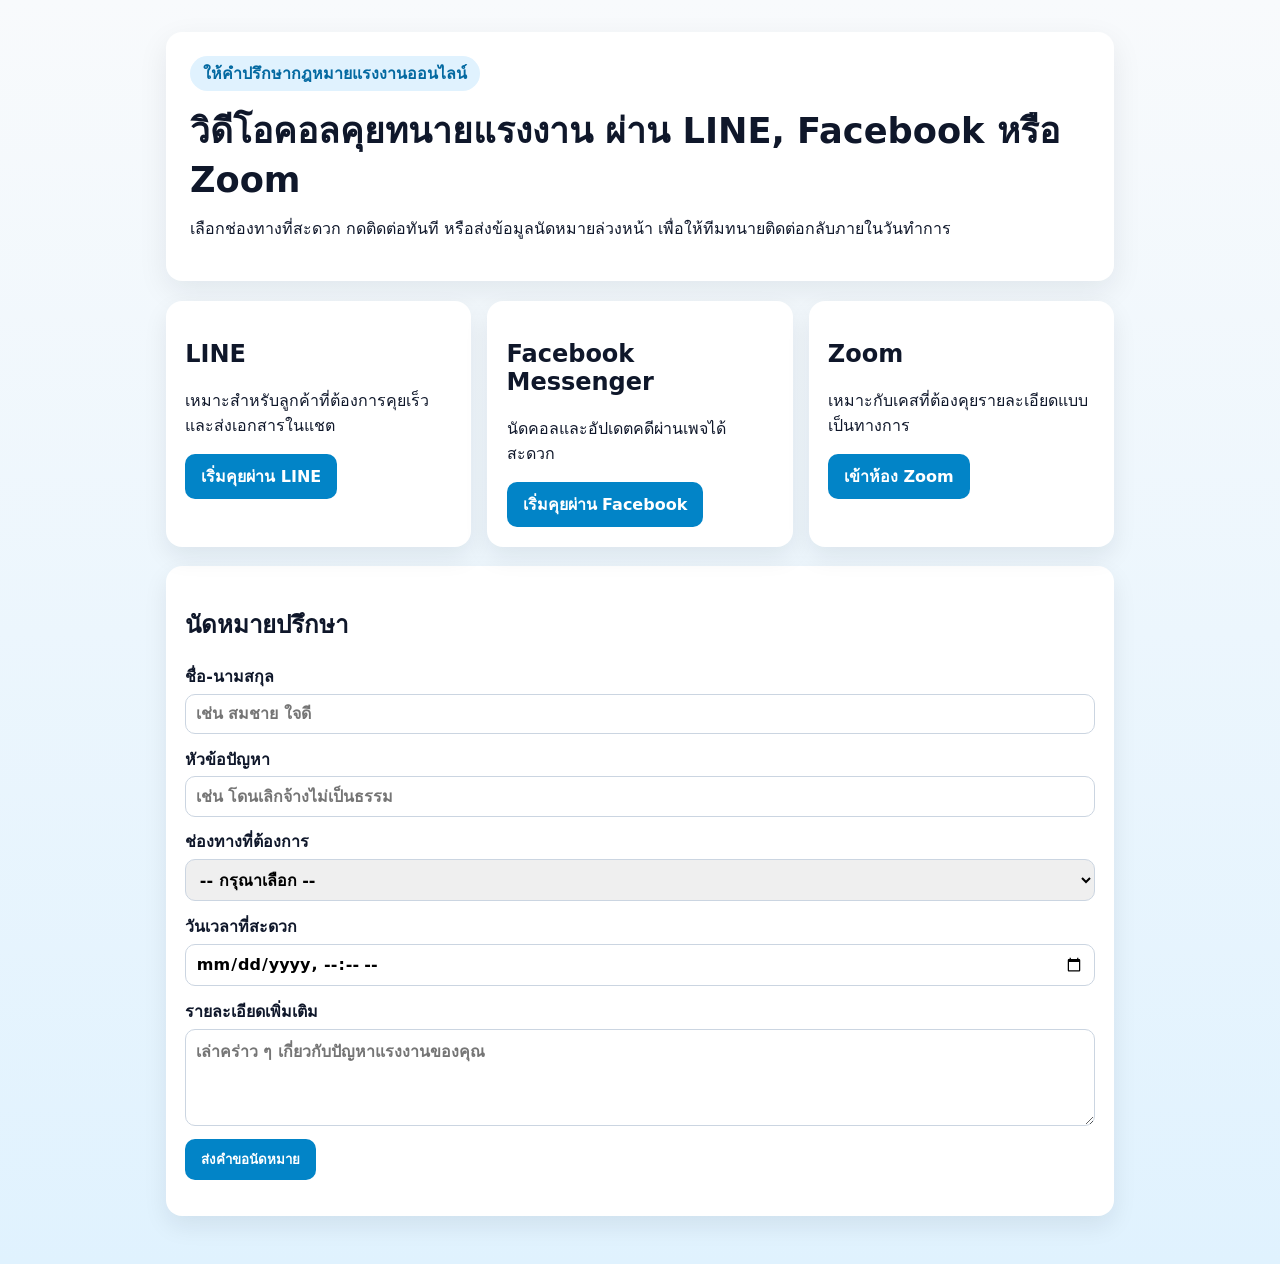
<file: index.html>
<!doctype html>
<html lang="th">
  <head>
    <meta charset="UTF-8" />
    <meta name="viewport" content="width=device-width, initial-scale=1.0" />
    <title>Labor Law Connect</title>
    <link rel="stylesheet" href="styles.css" />
  </head>
  <body>
    <main class="container">
      <header class="hero">
        <p class="badge">ให้คำปรึกษากฎหมายแรงงานออนไลน์</p>
        <h1>วิดีโอคอลคุยทนายแรงงาน ผ่าน LINE, Facebook หรือ Zoom</h1>
        <p>
          เลือกช่องทางที่สะดวก กดติดต่อทันที หรือส่งข้อมูลนัดหมายล่วงหน้า
          เพื่อให้ทีมทนายติดต่อกลับภายในวันทำการ
        </p>
      </header>

      <section class="channels" aria-label="ช่องทางวิดีโอคอล">
        <article class="card">
          <h2>LINE</h2>
          <p>เหมาะสำหรับลูกค้าที่ต้องการคุยเร็วและส่งเอกสารในแชต</p>
          <a class="btn" href="https://line.me/R/ti/p/@laborlawhelp" target="_blank" rel="noreferrer">เริ่มคุยผ่าน LINE</a>
        </article>

        <article class="card">
          <h2>Facebook Messenger</h2>
          <p>นัดคอลและอัปเดตคดีผ่านเพจได้สะดวก</p>
          <a class="btn" href="https://m.me/laborlawhelp" target="_blank" rel="noreferrer">เริ่มคุยผ่าน Facebook</a>
        </article>

        <article class="card">
          <h2>Zoom</h2>
          <p>เหมาะกับเคสที่ต้องคุยรายละเอียดแบบเป็นทางการ</p>
          <a class="btn" href="https://zoom.us/j/1234567890" target="_blank" rel="noreferrer">เข้าห้อง Zoom</a>
        </article>
      </section>

      <section class="form-wrap" aria-label="แบบฟอร์มนัดหมาย">
        <h2>นัดหมายปรึกษา</h2>
        <form id="bookingForm" class="booking-form">
          <label>
            ชื่อ-นามสกุล
            <input name="name" type="text" required placeholder="เช่น สมชาย ใจดี" />
          </label>

          <label>
            หัวข้อปัญหา
            <input
              name="topic"
              type="text"
              required
              placeholder="เช่น โดนเลิกจ้างไม่เป็นธรรม"
            />
          </label>

          <label>
            ช่องทางที่ต้องการ
            <select name="channel" required>
              <option value="">-- กรุณาเลือก --</option>
              <option value="LINE">LINE</option>
              <option value="Facebook Messenger">Facebook Messenger</option>
              <option value="Zoom">Zoom</option>
            </select>
          </label>

          <label>
            วันเวลาที่สะดวก
            <input name="datetime" type="datetime-local" required />
          </label>

          <label>
            รายละเอียดเพิ่มเติม
            <textarea name="details" rows="4" placeholder="เล่าคร่าว ๆ เกี่ยวกับปัญหาแรงงานของคุณ"></textarea>
          </label>

          <button class="btn btn-submit" type="submit">ส่งคำขอนัดหมาย</button>
        </form>

        <p id="status" class="status" role="status" aria-live="polite"></p>
      </section>
    </main>

    <script src="script.js"></script>
  </body>
</html>
</file>
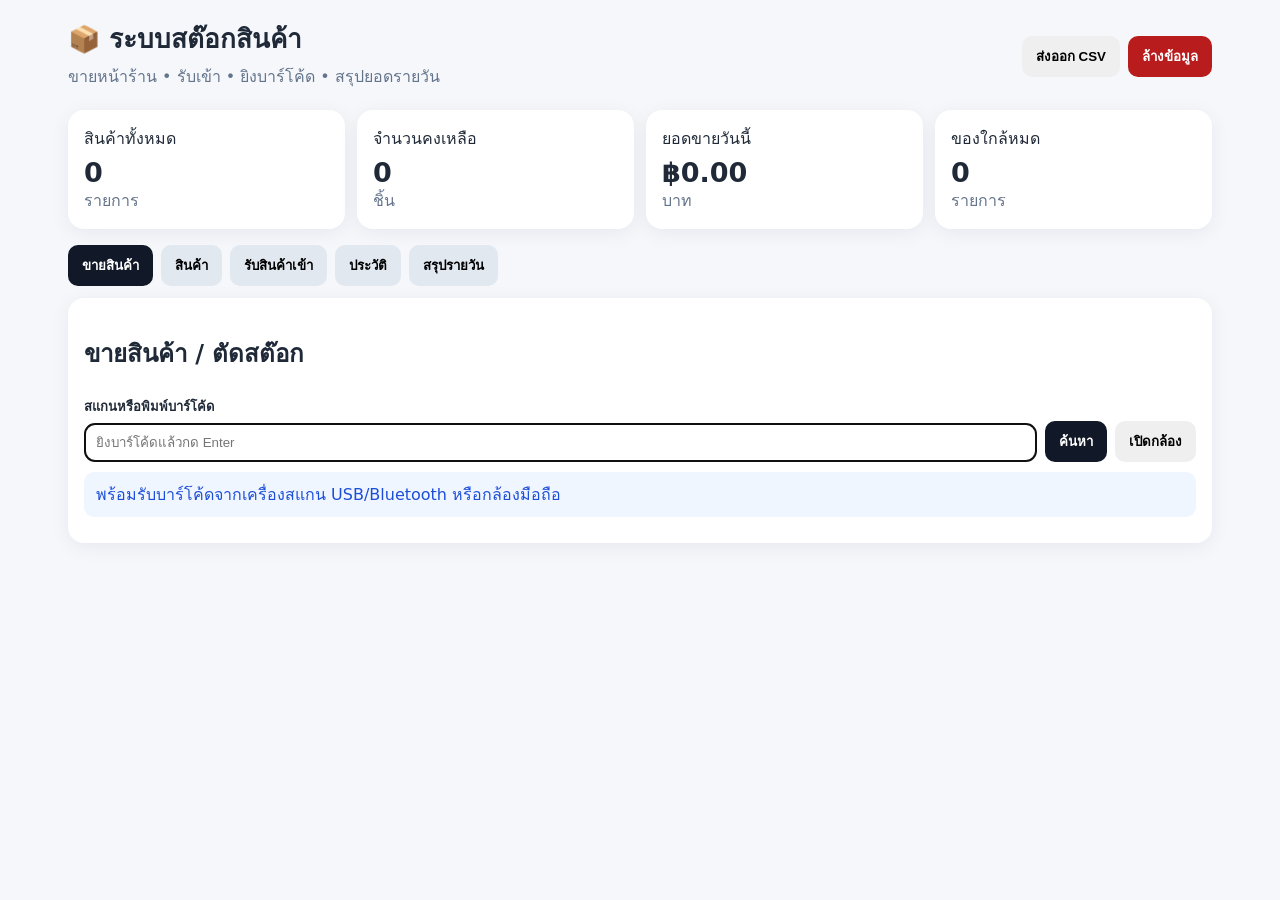
<file: stock-inventory-app/index.html>
<!doctype html>
<html lang="th">
<head>
<meta charset="utf-8" />
<meta name="viewport" content="width=device-width,initial-scale=1" />
<title>ระบบสต๊อกสินค้า</title>
<style>
:root{font-family:system-ui,-apple-system,"Segoe UI",Tahoma,sans-serif;color:#1f2937;background:#f5f7fb}*{box-sizing:border-box}body{margin:0}.wrap{max-width:1180px;margin:auto;padding:18px}.top{display:flex;gap:12px;align-items:center;justify-content:space-between;flex-wrap:wrap}.brand h1{margin:0;font-size:26px}.brand p{margin:5px 0;color:#64748b}.grid{display:grid;grid-template-columns:repeat(4,1fr);gap:12px;margin:16px 0}.card{background:#fff;border-radius:16px;padding:16px;box-shadow:0 4px 20px #0f172a10}.kpi b{font-size:27px;display:block;margin-top:6px}.tabs{display:flex;gap:8px;flex-wrap:wrap;margin-bottom:12px}.tabs button,.btn{border:0;border-radius:10px;padding:10px 14px;cursor:pointer;font-weight:700}.tabs button{background:#e2e8f0}.tabs button.active,.btn.primary{background:#111827;color:white}.btn.good{background:#166534;color:white}.btn.warn{background:#b45309;color:white}.btn.danger{background:#b91c1c;color:#fff}.section{display:none}.section.active{display:block}.row{display:grid;grid-template-columns:repeat(4,1fr);gap:10px}.row2{display:grid;grid-template-columns:2fr 1fr 1fr auto;gap:10px}label{display:block;font-size:13px;font-weight:700;margin:3px 0 6px}input,select{width:100%;padding:11px;border:1px solid #cbd5e1;border-radius:10px;background:white}table{width:100%;border-collapse:collapse;margin-top:12px}th,td{text-align:left;padding:10px;border-bottom:1px solid #e2e8f0;font-size:14px}th{background:#f8fafc}.muted{color:#64748b}.low{color:#b91c1c;font-weight:800}.ok{color:#166534;font-weight:800}.tools{display:flex;gap:8px;flex-wrap:wrap}.scanner{display:flex;gap:8px;align-items:end}.scanner>div{flex:1}video{width:100%;max-height:340px;background:#0f172a;border-radius:14px;display:none;margin-top:10px}.notice{padding:10px 12px;border-radius:10px;background:#eff6ff;color:#1d4ed8;margin:10px 0}.right{text-align:right}.modal{position:fixed;inset:0;background:#0008;display:none;align-items:center;justify-content:center;padding:16px}.modal.show{display:flex}.modal .box{background:#fff;border-radius:16px;padding:18px;width:min(520px,100%)}@media(max-width:850px){.grid{grid-template-columns:1fr 1fr}.row,.row2{grid-template-columns:1fr 1fr}}@media(max-width:560px){.grid,.row,.row2{grid-template-columns:1fr}.right{text-align:left}table{display:block;overflow:auto;white-space:nowrap}}
</style>
</head>
<body>
<div class="wrap">
  <div class="top">
    <div class="brand"><h1>📦 ระบบสต๊อกสินค้า</h1><p>ขายหน้าร้าน • รับเข้า • ยิงบาร์โค้ด • สรุปยอดรายวัน</p></div>
    <div class="tools"><button class="btn" onclick="exportCSV()">ส่งออก CSV</button><button class="btn danger" onclick="resetAll()">ล้างข้อมูล</button></div>
  </div>

  <div class="grid">
    <div class="card kpi">สินค้าทั้งหมด<b id="kProducts">0</b><span class="muted">รายการ</span></div>
    <div class="card kpi">จำนวนคงเหลือ<b id="kQty">0</b><span class="muted">ชิ้น</span></div>
    <div class="card kpi">ยอดขายวันนี้<b id="kSales">฿0.00</b><span class="muted">บาท</span></div>
    <div class="card kpi">ของใกล้หมด<b id="kLow">0</b><span class="muted">รายการ</span></div>
  </div>

  <div class="tabs">
    <button class="active" data-tab="sell">ขายสินค้า</button>
    <button data-tab="products">สินค้า</button>
    <button data-tab="receive">รับสินค้าเข้า</button>
    <button data-tab="history">ประวัติ</button>
    <button data-tab="summary">สรุปรายวัน</button>
  </div>

  <section id="sell" class="section active card">
    <h2>ขายสินค้า / ตัดสต๊อก</h2>
    <div class="scanner">
      <div><label>สแกนหรือพิมพ์บาร์โค้ด</label><input id="sellBarcode" autocomplete="off" placeholder="ยิงบาร์โค้ดแล้วกด Enter" /></div>
      <button class="btn primary" onclick="sellByBarcode()">ค้นหา</button>
      <button class="btn" onclick="toggleCamera()">เปิดกล้อง</button>
    </div>
    <video id="video" playsinline></video>
    <div id="sellInfo" class="notice">พร้อมรับบาร์โค้ดจากเครื่องสแกน USB/Bluetooth หรือกล้องมือถือ</div>
  </section>

  <section id="products" class="section card">
    <div class="top"><h2>รายการสินค้า</h2><button class="btn primary" onclick="openProduct()">+ เพิ่มสินค้า</button></div>
    <div class="row2"><input id="search" placeholder="ค้นหาชื่อ / บาร์โค้ด" oninput="renderProducts()" /><select id="stockFilter" onchange="renderProducts()"><option value="all">ทั้งหมด</option><option value="low">ใกล้หมด</option><option value="out">หมดสต๊อก</option></select><div></div><div></div></div>
    <table><thead><tr><th>บาร์โค้ด</th><th>สินค้า</th><th>ทุน</th><th>ขาย</th><th>คงเหลือ</th><th>ขั้นต่ำ</th><th></th></tr></thead><tbody id="productRows"></tbody></table>
  </section>

  <section id="receive" class="section card">
    <h2>รับสินค้าเข้า</h2>
    <div class="row">
      <div><label>บาร์โค้ด</label><input id="inBarcode" placeholder="ยิงบาร์โค้ด" /></div>
      <div><label>จำนวนรับเข้า</label><input id="inQty" type="number" min="1" value="1" /></div>
      <div><label>หมายเหตุ</label><input id="inNote" placeholder="เช่น รับจากร้านส่ง" /></div>
      <div style="align-self:end"><button class="btn good" onclick="receiveStock()">บันทึกรับเข้า</button></div>
    </div>
  </section>

  <section id="history" class="section card">
    <div class="top"><h2>ประวัติการเคลื่อนไหว</h2><input id="histDate" type="date" style="max-width:190px" onchange="renderHistory()" /></div>
    <table><thead><tr><th>วันเวลา</th><th>ประเภท</th><th>สินค้า</th><th>จำนวน</th><th>ยอดเงิน</th><th>หมายเหตุ</th></tr></thead><tbody id="historyRows"></tbody></table>
  </section>

  <section id="summary" class="section card">
    <h2>สรุปยอดขายรายวัน</h2>
    <table><thead><tr><th>วันที่</th><th>จำนวนบิล/รายการ</th><th>จำนวนชิ้น</th><th>ยอดขาย</th><th>กำไรขั้นต้นโดยประมาณ</th></tr></thead><tbody id="summaryRows"></tbody></table>
  </section>
</div>

<div class="modal" id="productModal"><div class="box">
  <div class="top"><h3 id="modalTitle">เพิ่มสินค้า</h3><button class="btn" onclick="closeProduct()">ปิด</button></div>
  <input type="hidden" id="editId" />
  <div class="row">
    <div><label>บาร์โค้ด *</label><input id="pBarcode" /></div>
    <div><label>ชื่อสินค้า *</label><input id="pName" /></div>
    <div><label>ราคาทุน</label><input id="pCost" type="number" min="0" step="0.01" value="0" /></div>
    <div><label>ราคาขาย *</label><input id="pPrice" type="number" min="0" step="0.01" value="0" /></div>
    <div><label>สต๊อกเริ่มต้น</label><input id="pQty" type="number" min="0" value="0" /></div>
    <div><label>แจ้งเตือนเมื่อเหลือ ≤</label><input id="pMin" type="number" min="0" value="5" /></div>
  </div><br><button class="btn primary" onclick="saveProduct()">บันทึกสินค้า</button>
</div></div>

<div class="modal" id="sellModal"><div class="box">
  <div class="top"><h3>ขายสินค้า</h3><button class="btn" onclick="closeSell()">ปิด</button></div>
  <div id="sellProductName"></div><br>
  <div class="row">
    <div><label>จำนวน</label><input id="sellQty" type="number" min="1" value="1" /></div>
    <div><label>ราคาต่อหน่วย</label><input id="sellPrice" type="number" min="0" step="0.01" /></div>
  </div><br><button class="btn good" onclick="confirmSale()">ยืนยันขาย / ตัดสต๊อก</button>
</div></div>

<script>
const KEY_P='stock_products_v1', KEY_T='stock_transactions_v1';
let products=JSON.parse(localStorage.getItem(KEY_P)||'[]');
let tx=JSON.parse(localStorage.getItem(KEY_T)||'[]');
let selectedProduct=null, stream=null, scanTimer=null;
const $=id=>document.getElementById(id); const money=n=>'฿'+Number(n||0).toLocaleString('th-TH',{minimumFractionDigits:2,maximumFractionDigits:2});
function save(){localStorage.setItem(KEY_P,JSON.stringify(products));localStorage.setItem(KEY_T,JSON.stringify(tx));renderAll()}
function today(){return new Date().toISOString().slice(0,10)}
function fmt(ts){return new Date(ts).toLocaleString('th-TH')}
function uid(){return Date.now().toString(36)+Math.random().toString(36).slice(2,7)}

document.querySelectorAll('.tabs button').forEach(b=>b.onclick=()=>{document.querySelectorAll('.tabs button').forEach(x=>x.classList.remove('active'));document.querySelectorAll('.section').forEach(x=>x.classList.remove('active'));b.classList.add('active');$(b.dataset.tab).classList.add('active');renderAll()});
$('sellBarcode').addEventListener('keydown',e=>{if(e.key==='Enter')sellByBarcode()}); $('inBarcode').addEventListener('keydown',e=>{if(e.key==='Enter')receiveStock()});
$('histDate').value='';

function openProduct(id=''){const p=products.find(x=>x.id===id);$('editId').value=id;$('modalTitle').textContent=p?'แก้ไขสินค้า':'เพิ่มสินค้า';$('pBarcode').value=p?.barcode||'';$('pName').value=p?.name||'';$('pCost').value=p?.cost??0;$('pPrice').value=p?.price??0;$('pQty').value=p?.qty??0;$('pMin').value=p?.min??5;$('productModal').classList.add('show')}
function closeProduct(){$('productModal').classList.remove('show')}
function saveProduct(){const id=$('editId').value,barcode=$('pBarcode').value.trim(),name=$('pName').value.trim();if(!barcode||!name)return alert('กรุณากรอกบาร์โค้ดและชื่อสินค้า');if(products.some(p=>p.barcode===barcode&&p.id!==id))return alert('บาร์โค้ดนี้มีอยู่แล้ว');const data={id:id||uid(),barcode,name,cost:+$('pCost').value||0,price:+$('pPrice').value||0,qty:Math.max(0,+$('pQty').value||0),min:Math.max(0,+$('pMin').value||0)};if(id){const i=products.findIndex(p=>p.id===id);const old=products[i];if(old.qty!==data.qty)tx.unshift({id:uid(),time:Date.now(),type:'adjust',productId:id,name:data.name,qty:data.qty-old.qty,amount:0,note:'ปรับยอดจากหน้าสินค้า'});products[i]=data}else products.unshift(data);closeProduct();save()}
function delProduct(id){const p=products.find(x=>x.id===id);if(!confirm('ลบสินค้า '+p.name+' ?'))return;products=products.filter(x=>x.id!==id);save()}
function renderProducts(){let q=$('search').value.toLowerCase(),f=$('stockFilter').value;let arr=products.filter(p=>(p.name.toLowerCase().includes(q)||p.barcode.toLowerCase().includes(q))&&(f==='all'||(f==='low'&&p.qty<=p.min&&p.qty>0)||(f==='out'&&p.qty<=0)));$('productRows').innerHTML=arr.map(p=>`<tr><td>${esc(p.barcode)}</td><td><b>${esc(p.name)}</b></td><td>${money(p.cost)}</td><td>${money(p.price)}</td><td class="${p.qty<=p.min?'low':'ok'}">${p.qty}</td><td>${p.min}</td><td><button class="btn" onclick="openProduct('${p.id}')">แก้ไข</button> <button class="btn danger" onclick="delProduct('${p.id}')">ลบ</button></td></tr>`).join('')||'<tr><td colspan="7" class="muted">ยังไม่มีสินค้า</td></tr>'}
function sellByBarcode(code){const barcode=(code||$('sellBarcode').value).trim();if(!barcode)return;const p=products.find(x=>x.barcode===barcode);if(!p){$('sellInfo').textContent='ไม่พบบาร์โค้ด '+barcode;return}selectedProduct=p;$('sellProductName').innerHTML=`<b>${esc(p.name)}</b><br>คงเหลือ ${p.qty} ชิ้น • ราคาปกติ ${money(p.price)}`;$('sellQty').value=1;$('sellPrice').value=p.price;$('sellModal').classList.add('show');$('sellBarcode').value=''}
function closeSell(){$('sellModal').classList.remove('show')}
function confirmSale(){if(!selectedProduct)return;let q=Math.max(1,+$('sellQty').value||1),price=Math.max(0,+$('sellPrice').value||0);const p=products.find(x=>x.id===selectedProduct.id);if(q>p.qty)return alert('สต๊อกไม่พอ มีเหลือ '+p.qty+' ชิ้น');p.qty-=q;tx.unshift({id:uid(),time:Date.now(),type:'sale',productId:p.id,name:p.name,qty:-q,unitPrice:price,cost:p.cost,amount:q*price,note:''});closeSell();$('sellInfo').textContent=`ขาย ${p.name} จำนวน ${q} ชิ้น รวม ${money(q*price)} สำเร็จ`;save();setTimeout(()=>$('sellBarcode').focus(),50)}
function receiveStock(){const barcode=$('inBarcode').value.trim(),q=Math.max(1,+$('inQty').value||1),note=$('inNote').value.trim();const p=products.find(x=>x.barcode===barcode);if(!p)return alert('ไม่พบสินค้า กรุณาเพิ่มสินค้าก่อน');p.qty+=q;tx.unshift({id:uid(),time:Date.now(),type:'receive',productId:p.id,name:p.name,qty:q,amount:0,note});$('inBarcode').value='';$('inQty').value=1;$('inNote').value='';save();alert('รับ '+p.name+' เข้า '+q+' ชิ้นแล้ว')}
function renderHistory(){const d=$('histDate').value;const arr=tx.filter(t=>!d||new Date(t.time).toISOString().slice(0,10)===d);$('historyRows').innerHTML=arr.map(t=>`<tr><td>${fmt(t.time)}</td><td>${t.type==='sale'?'ขาย':t.type==='receive'?'รับเข้า':'ปรับยอด'}</td><td>${esc(t.name)}</td><td>${t.qty>0?'+':''}${t.qty}</td><td>${money(t.amount)}</td><td>${esc(t.note||'')}</td></tr>`).join('')||'<tr><td colspan="6" class="muted">ไม่มีรายการ</td></tr>'}
function renderSummary(){const m={};tx.filter(t=>t.type==='sale').forEach(t=>{const d=new Date(t.time).toISOString().slice(0,10);m[d]??={count:0,qty:0,sales:0,profit:0};m[d].count++;m[d].qty+=Math.abs(t.qty);m[d].sales+=t.amount;m[d].profit+=(t.unitPrice-(t.cost||0))*Math.abs(t.qty)});$('summaryRows').innerHTML=Object.entries(m).sort((a,b)=>b[0].localeCompare(a[0])).map(([d,x])=>`<tr><td>${d}</td><td>${x.count}</td><td>${x.qty}</td><td>${money(x.sales)}</td><td>${money(x.profit)}</td></tr>`).join('')||'<tr><td colspan="5" class="muted">ยังไม่มียอดขาย</td></tr>'}
function renderKPI(){const sales=tx.filter(t=>t.type==='sale'&&new Date(t.time).toISOString().slice(0,10)===today()).reduce((s,t)=>s+t.amount,0);$('kProducts').textContent=products.length;$('kQty').textContent=products.reduce((s,p)=>s+p.qty,0);$('kSales').textContent=money(sales);$('kLow').textContent=products.filter(p=>p.qty<=p.min).length}
function renderAll(){renderKPI();renderProducts();renderHistory();renderSummary()}
function exportCSV(){const rows=[['datetime','type','barcode','product','qty','unit_price','amount','note']];tx.forEach(t=>{const p=products.find(x=>x.id===t.productId);rows.push([new Date(t.time).toISOString(),t.type,p?.barcode||'',t.name,t.qty,t.unitPrice||'',t.amount||0,t.note||''])});const csv='\ufeff'+rows.map(r=>r.map(v=>'"'+String(v).replaceAll('"','""')+'"').join(',')).join('\n');const a=document.createElement('a');a.href=URL.createObjectURL(new Blob([csv],{type:'text/csv'}));a.download='stock-'+today()+'.csv';a.click();URL.revokeObjectURL(a.href)}
function resetAll(){if(!confirm('ล้างข้อมูลสินค้าและประวัติทั้งหมดจริงหรือไม่?'))return;products=[];tx=[];save()}
function esc(s){return String(s??'').replace(/[&<>"']/g,c=>({'&':'&amp;','<':'&lt;','>':'&gt;','"':'&quot;',"'":'&#039;'}[c]))}
async function toggleCamera(){if(stream){stopCamera();return}if(!('BarcodeDetector'in window))return alert('เบราว์เซอร์นี้ยังไม่รองรับสแกนบาร์โค้ดด้วยกล้อง ใช้ Chrome/Edge รุ่นใหม่ หรือเครื่องสแกนบาร์โค้ดแทน');try{stream=await navigator.mediaDevices.getUserMedia({video:{facingMode:{ideal:'environment'}}});$('video').srcObject=stream;$('video').style.display='block';await $('video').play();const detector=new BarcodeDetector({formats:['ean_13','ean_8','code_128','upc_a','upc_e','qr_code']});scanTimer=setInterval(async()=>{try{const codes=await detector.detect($('video'));if(codes.length){const raw=codes[0].rawValue;stopCamera();$('sellBarcode').value=raw;sellByBarcode(raw)}}catch(e){}},450)}catch(e){alert('เปิดกล้องไม่ได้: '+e.message)}}
function stopCamera(){if(scanTimer)clearInterval(scanTimer);scanTimer=null;if(stream)stream.getTracks().forEach(t=>t.stop());stream=null;$('video').style.display='none'}
renderAll();setTimeout(()=>$('sellBarcode').focus(),100);
</script>
</body>
</html>
</file>
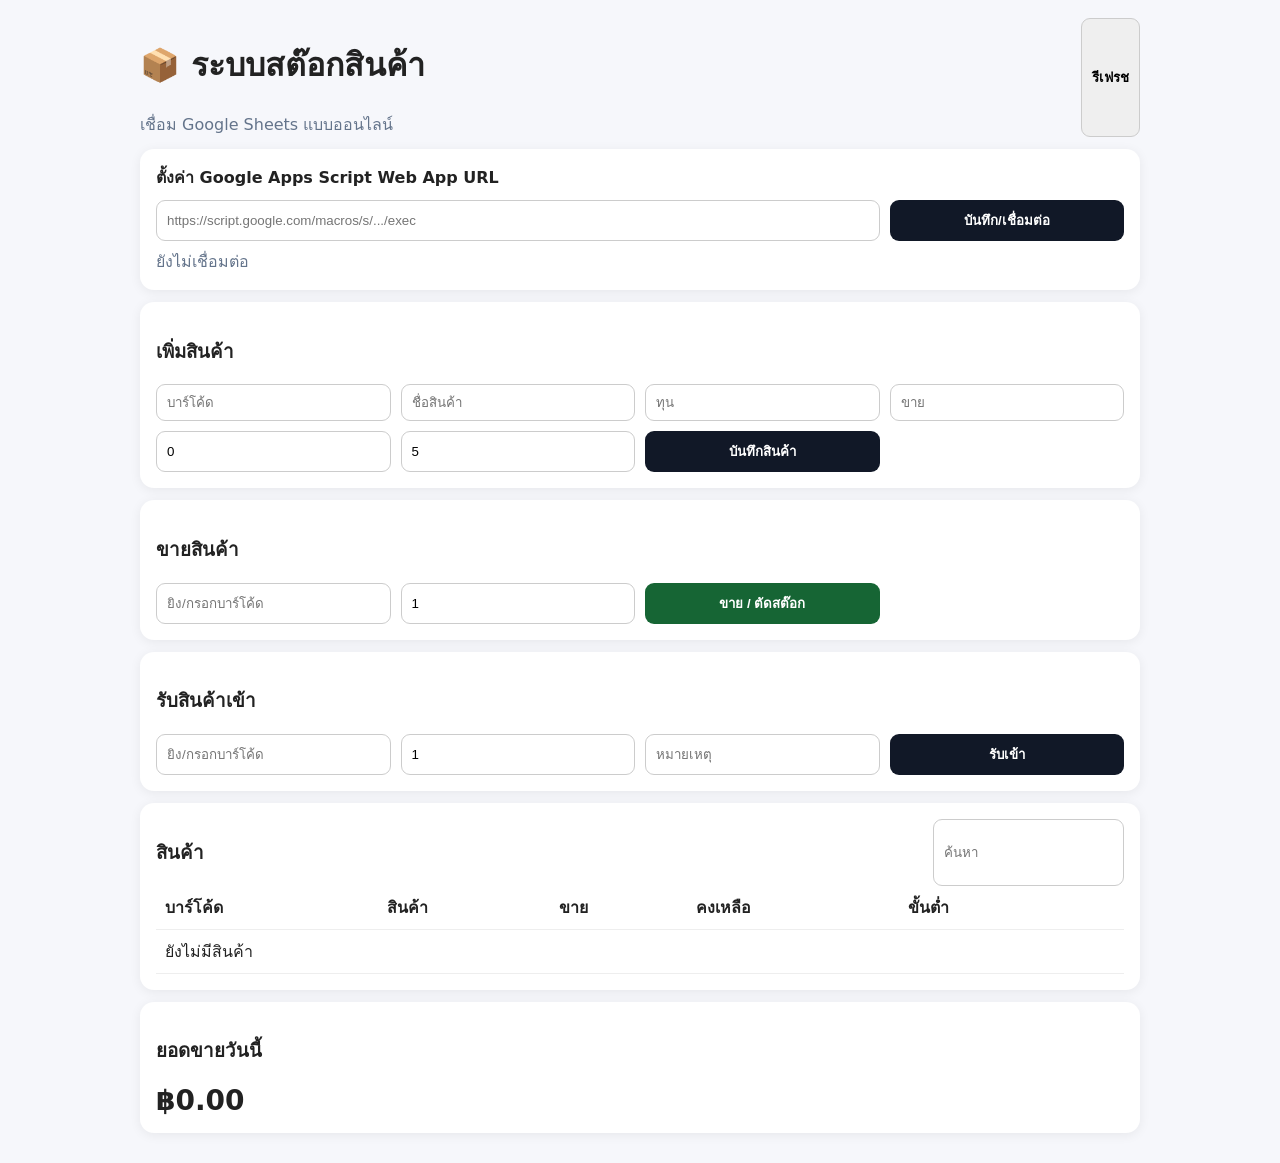
<file: stock-inventory-app/google-sheets.html>
<!doctype html>
<html lang="th"><head><meta charset="utf-8"><meta name="viewport" content="width=device-width,initial-scale=1"><title>สต๊อกสินค้า Google Sheets</title>
<style>body{font-family:system-ui;margin:0;background:#f6f7fb;color:#222}.wrap{max-width:1000px;margin:auto;padding:18px}.card{background:white;padding:16px;border-radius:14px;margin:12px 0;box-shadow:0 2px 12px #0001}.row{display:grid;grid-template-columns:repeat(4,1fr);gap:10px}input,button{padding:10px;border-radius:9px;border:1px solid #ccc}button{cursor:pointer;font-weight:700}.primary{background:#111827;color:#fff;border:0}.good{background:#166534;color:#fff;border:0}.danger{background:#b91c1c;color:#fff;border:0}table{width:100%;border-collapse:collapse}th,td{padding:9px;border-bottom:1px solid #eee;text-align:left}.top{display:flex;justify-content:space-between;gap:10px;flex-wrap:wrap}.muted{color:#64748b}.low{color:#b91c1c;font-weight:700}@media(max-width:700px){.row{grid-template-columns:1fr 1fr}}@media(max-width:480px){.row{grid-template-columns:1fr}table{display:block;overflow:auto;white-space:nowrap}}</style></head><body><div class="wrap">
<div class="top"><div><h1>📦 ระบบสต๊อกสินค้า</h1><div class="muted">เชื่อม Google Sheets แบบออนไลน์</div></div><button onclick="refreshData()">รีเฟรช</button></div>
<div class="card"><b>ตั้งค่า Google Apps Script Web App URL</b><div class="row" style="margin-top:10px"><input id="apiUrl" style="grid-column:span 3" placeholder="https://script.google.com/macros/s/.../exec"><button class="primary" onclick="saveUrl()">บันทึก/เชื่อมต่อ</button></div><div id="status" class="muted" style="margin-top:8px">ยังไม่เชื่อมต่อ</div></div>
<div class="card"><h3>เพิ่มสินค้า</h3><div class="row"><input id="barcode" placeholder="บาร์โค้ด"><input id="name" placeholder="ชื่อสินค้า"><input id="cost" type="number" placeholder="ทุน"><input id="price" type="number" placeholder="ขาย"><input id="qty" type="number" placeholder="จำนวน" value="0"><input id="min" type="number" placeholder="ขั้นต่ำ" value="5"><button class="primary" onclick="addProduct()">บันทึกสินค้า</button></div></div>
<div class="card"><h3>ขายสินค้า</h3><div class="row"><input id="sellBarcode" placeholder="ยิง/กรอกบาร์โค้ด"><input id="sellQty" type="number" value="1" min="1"><button class="good" onclick="sell()">ขาย / ตัดสต๊อก</button></div></div>
<div class="card"><h3>รับสินค้าเข้า</h3><div class="row"><input id="inBarcode" placeholder="ยิง/กรอกบาร์โค้ด"><input id="inQty" type="number" value="1" min="1"><input id="note" placeholder="หมายเหตุ"><button class="primary" onclick="receive()">รับเข้า</button></div></div>
<div class="card"><div class="top"><h3>สินค้า</h3><input id="search" placeholder="ค้นหา" oninput="render()"></div><table><thead><tr><th>บาร์โค้ด</th><th>สินค้า</th><th>ขาย</th><th>คงเหลือ</th><th>ขั้นต่ำ</th><th></th></tr></thead><tbody id="rows"></tbody></table></div>
<div class="card"><h3>ยอดขายวันนี้</h3><div id="todaySales" style="font-size:28px;font-weight:800">฿0.00</div></div>
</div><script>
let products=[],tx=[];const K='stock_sheets_webapp_url_v1';const $=id=>document.getElementById(id);$('apiUrl').value=localStorage.getItem(K)||'';
function api(){return $('apiUrl').value.trim()} function money(n){return '฿'+Number(n||0).toLocaleString('th-TH',{minimumFractionDigits:2})} function uid(){return Date.now().toString(36)+Math.random().toString(36).slice(2,8)}
async function getData(){const r=await fetch(api()+'?action=load');const d=await r.json();if(!d.ok)throw Error(d.error||'โหลดข้อมูลไม่ได้');products=d.products||[];tx=d.transactions||[];render();$('status').textContent='✅ เชื่อม Google Sheets แล้ว'}
async function post(body){const r=await fetch(api(),{method:'POST',headers:{'Content-Type':'text/plain;charset=utf-8'},body:JSON.stringify(body)});const d=await r.json();if(!d.ok)throw Error(d.error||'บันทึกไม่สำเร็จ');await getData();return d}
async function saveUrl(){if(!api())return alert('กรุณาใส่ Web App URL');localStorage.setItem(K,api());try{await getData()}catch(e){$('status').textContent='❌ '+e.message}}
async function refreshData(){try{await getData()}catch(e){alert(e.message)}}
async function addProduct(){const p={id:uid(),barcode:$('barcode').value.trim(),name:$('name').value.trim(),cost:+$('cost').value||0,price:+$('price').value||0,qty:+$('qty').value||0,min:+$('min').value||0};if(!p.barcode||!p.name)return alert('กรอกบาร์โค้ดและชื่อสินค้า');try{await post({action:'saveProduct',product:p});['barcode','name','cost','price'].forEach(x=>$(x).value='')}catch(e){alert(e.message)}}
async function sell(){const p=products.find(x=>String(x.barcode)===String($('sellBarcode').value.trim()));if(!p)return alert('ไม่พบสินค้า');const q=Math.max(1,+$('sellQty').value||1);try{await post({action:'sale',productId:p.id,qty:q,unitPrice:+p.price||0});$('sellBarcode').value=''}catch(e){alert(e.message)}}
async function receive(){const p=products.find(x=>String(x.barcode)===String($('inBarcode').value.trim()));if(!p)return alert('ไม่พบสินค้า');try{await post({action:'receive',productId:p.id,qty:Math.max(1,+$('inQty').value||1),note:$('note').value});$('inBarcode').value='';$('note').value=''}catch(e){alert(e.message)}}
async function del(id){if(!confirm('ลบสินค้านี้?'))return;try{await post({action:'deleteProduct',id})}catch(e){alert(e.message)}}
function render(){const q=$('search').value.toLowerCase();$('rows').innerHTML=products.filter(p=>String(p.name).toLowerCase().includes(q)||String(p.barcode).includes(q)).map(p=>`<tr><td>${p.barcode}</td><td>${p.name}</td><td>${money(p.price)}</td><td class="${+p.qty<=+p.min?'low':''}">${p.qty}</td><td>${p.min}</td><td><button class="danger" onclick="del('${p.id}')">ลบ</button></td></tr>`).join('')||'<tr><td colspan="6">ยังไม่มีสินค้า</td></tr>';const d=new Date().toISOString().slice(0,10);const s=tx.filter(t=>t.type==='sale'&&new Date(+t.time||t.time).toISOString().slice(0,10)===d).reduce((a,b)=>a+(+b.amount||0),0);$('todaySales').textContent=money(s)}
$('sellBarcode').addEventListener('keydown',e=>{if(e.key==='Enter')sell()});$('inBarcode').addEventListener('keydown',e=>{if(e.key==='Enter')receive()});if(api())getData().catch(()=>{});render();
</script></body></html>
</file>
<file: styles.css>
:root {
  font-family: "Noto Sans Thai", "Prompt", system-ui, sans-serif;
  color: #0f172a;
  background: #f8fafc;
}

* {
  box-sizing: border-box;
}

body {
  margin: 0;
  background: linear-gradient(180deg, #f8fafc 0%, #e0f2fe 100%);
}

.container {
  max-width: 980px;
  margin: 0 auto;
  padding: 2rem 1rem 3rem;
}

.hero {
  background: #ffffff;
  border-radius: 16px;
  padding: 1.5rem;
  box-shadow: 0 10px 30px rgba(15, 23, 42, 0.08);
}

.badge {
  display: inline-block;
  font-weight: 600;
  color: #0369a1;
  background: #e0f2fe;
  border-radius: 999px;
  padding: 0.3rem 0.8rem;
  margin: 0;
}

h1 {
  margin-top: 0.8rem;
  margin-bottom: 0.7rem;
  font-size: clamp(1.6rem, 2.8vw, 2.2rem);
}

.channels {
  margin-top: 1.2rem;
  display: grid;
  grid-template-columns: repeat(auto-fit, minmax(220px, 1fr));
  gap: 1rem;
}

.card,
.form-wrap {
  background: #ffffff;
  border-radius: 16px;
  padding: 1.2rem;
  box-shadow: 0 10px 24px rgba(15, 23, 42, 0.08);
}

.btn {
  display: inline-block;
  border: none;
  text-decoration: none;
  background: #0284c7;
  color: #fff;
  padding: 0.65rem 1rem;
  border-radius: 10px;
  font-weight: 600;
  cursor: pointer;
}

.btn:hover {
  background: #0369a1;
}

.form-wrap {
  margin-top: 1.2rem;
}

.booking-form {
  display: grid;
  gap: 0.8rem;
}

label {
  display: grid;
  gap: 0.3rem;
  font-weight: 600;
}

input,
select,
textarea {
  font: inherit;
  border: 1px solid #cbd5e1;
  border-radius: 10px;
  padding: 0.6rem;
}

.btn-submit {
  justify-self: start;
}

.status {
  margin-top: 0.8rem;
  font-weight: 600;
}

.status.success {
  color: #15803d;
}
</file>
